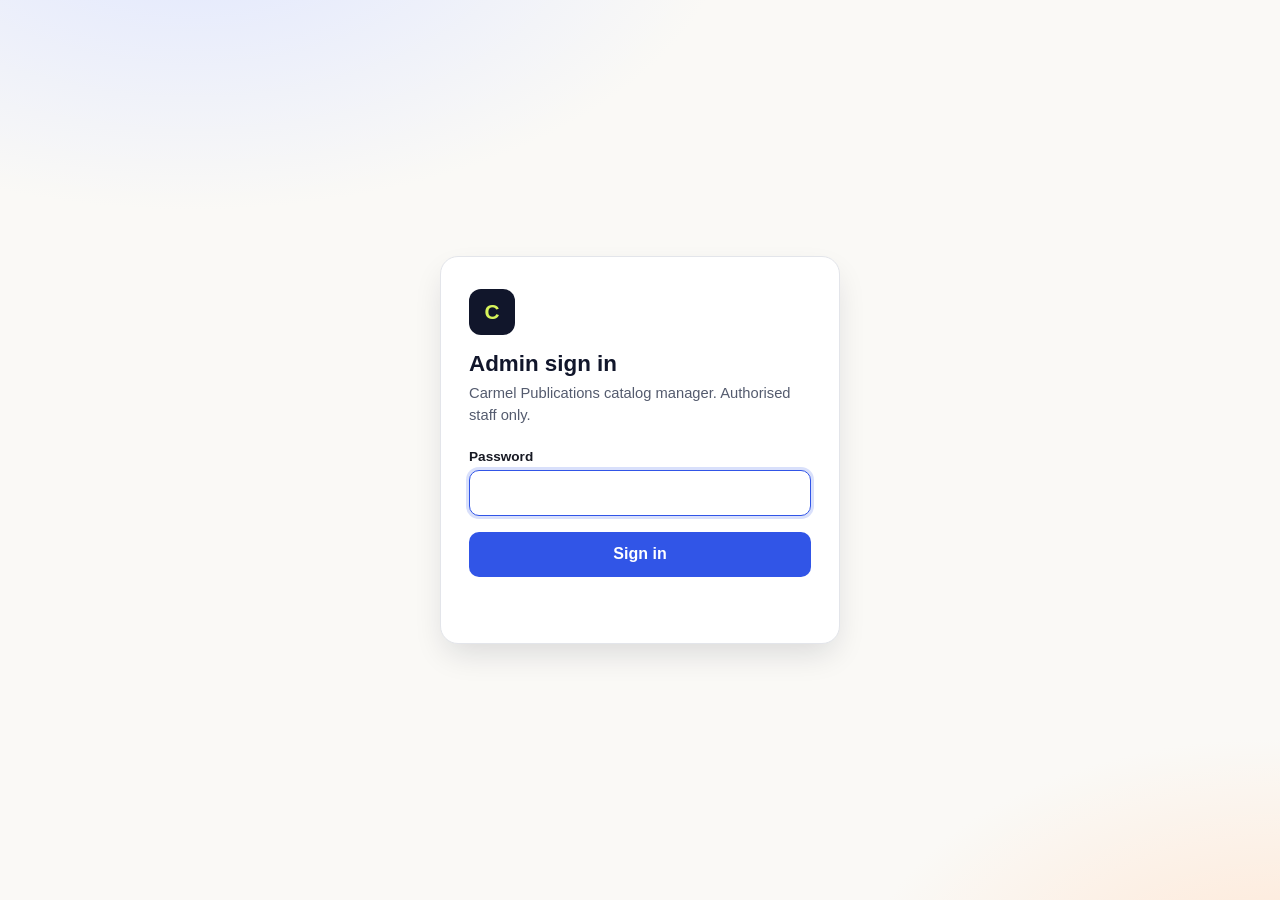
<file: admin/ui/login.html>
<!DOCTYPE html>
<html lang="en">
<head>
<meta charset="utf-8">
<meta name="viewport" content="width=device-width, initial-scale=1">
<meta name="robots" content="noindex, nofollow">
<title>Admin sign in · Carmel Publications</title>
<style>
  :root { --navy:#11162B; --primary:#3155E7; --primary-hover:#2143cc; --bg:#FAF9F6; --border:#E3E5EA; --danger:#C62828; --muted:#545B6E; }
  * { box-sizing:border-box; }
  body { margin:0; min-height:100vh; display:grid; place-items:center; padding:1.25rem;
         font-family:-apple-system,BlinkMacSystemFont,"Segoe UI",Roboto,sans-serif; color:#171923;
         background:radial-gradient(900px 500px at 15% -10%, #dfe6ff 0%, transparent 60%),
                    radial-gradient(700px 420px at 100% 110%, #ffe6d3 0%, transparent 60%), var(--bg); }
  .card { width:100%; max-width:400px; background:#fff; border:1px solid var(--border); border-radius:18px;
          padding:2rem 1.75rem; box-shadow:0 14px 32px -6px rgba(17,22,43,.14); }
  .mark { width:46px; height:46px; border-radius:12px; background:var(--navy); color:#D7F45B; display:grid; place-items:center; font-weight:800; font-size:1.3rem; margin-bottom:1rem; }
  h1 { margin:0 0 .3rem; font-size:1.4rem; color:var(--navy); }
  p { margin:0 0 1.4rem; color:var(--muted); font-size:.92rem; line-height:1.5; }
  label { display:block; font-weight:600; font-size:.85rem; margin-bottom:.4rem; }
  input { width:100%; padding:.8rem .9rem; font:inherit; border:1.5px solid var(--border); border-radius:10px; }
  input:focus { outline:none; border-color:var(--primary); box-shadow:0 0 0 3px rgba(49,85,231,.18); }
  button { width:100%; margin-top:1rem; padding:.85rem; font:inherit; font-weight:700; color:#fff; background:var(--primary); border:0; border-radius:10px; cursor:pointer; }
  button:hover { background:var(--primary-hover); }
  button:disabled { opacity:.6; cursor:wait; }
  .error { min-height:1.3rem; margin-top:.8rem; color:var(--danger); font-size:.88rem; font-weight:600; }
</style>
</head>
<body>
<main class="card">
  <div class="mark" aria-hidden="true">C</div>
  <h1>Admin sign in</h1>
  <p>Carmel Publications catalog manager. Authorised staff only.</p>
  <form id="form" autocomplete="off">
    <label for="password">Password</label>
    <input id="password" type="password" required autofocus autocomplete="current-password">
    <button id="submit" type="submit">Sign in</button>
    <div id="error" class="error" role="alert"></div>
  </form>
</main>
<script>
  const form = document.getElementById('form');
  const error = document.getElementById('error');
  const submit = document.getElementById('submit');
  form.addEventListener('submit', async (event) => {
    event.preventDefault();
    error.textContent = '';
    submit.disabled = true;
    try {
      const res = await fetch('/api/login', {
        method: 'POST',
        headers: { 'Content-Type': 'application/json', 'X-Requested-With': 'carmel-admin' },
        body: JSON.stringify({ password: document.getElementById('password').value })
      });
      const data = await res.json();
      if (data.ok) { location.href = '/admin'; return; }
      error.textContent = data.error || 'Sign in failed.';
    } catch (e) {
      error.textContent = 'Cannot reach the admin server.';
    }
    submit.disabled = false;
    document.getElementById('password').select();
  });
</script>
</body>
</html>
</file>
